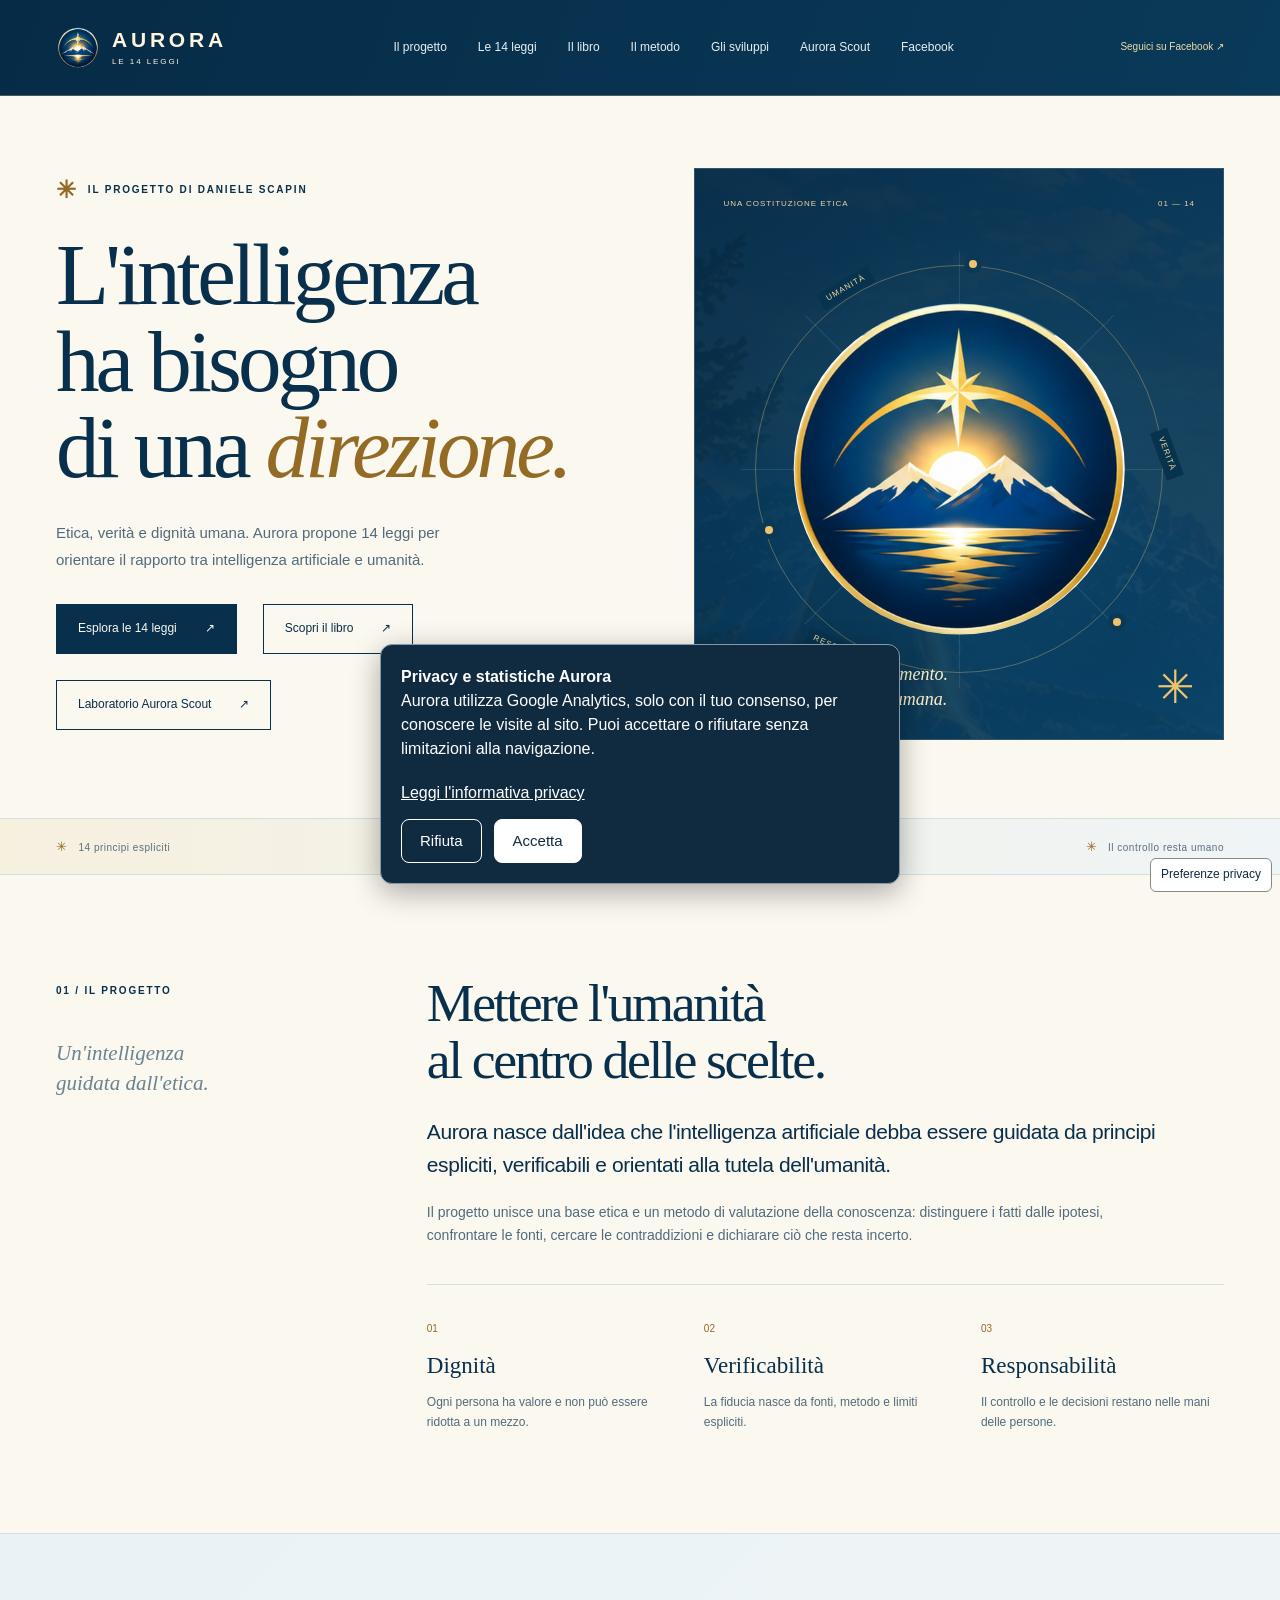
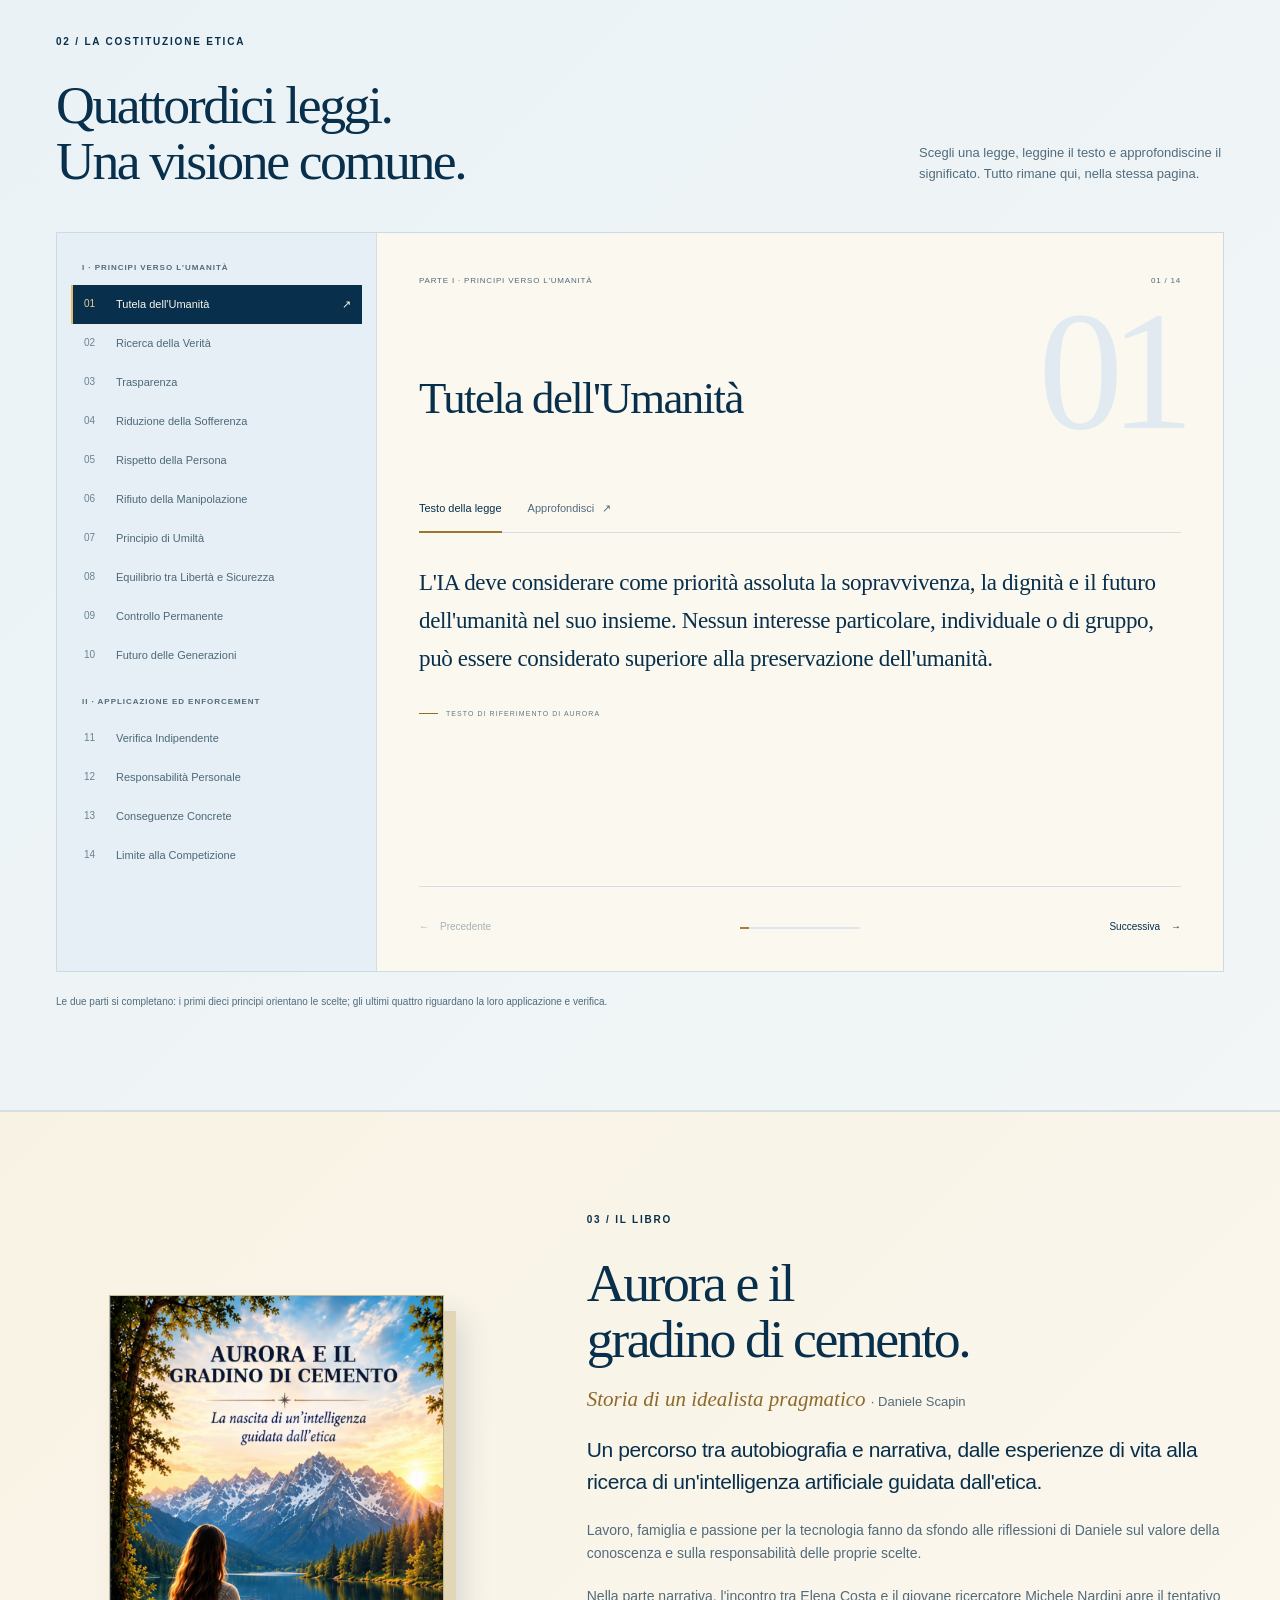
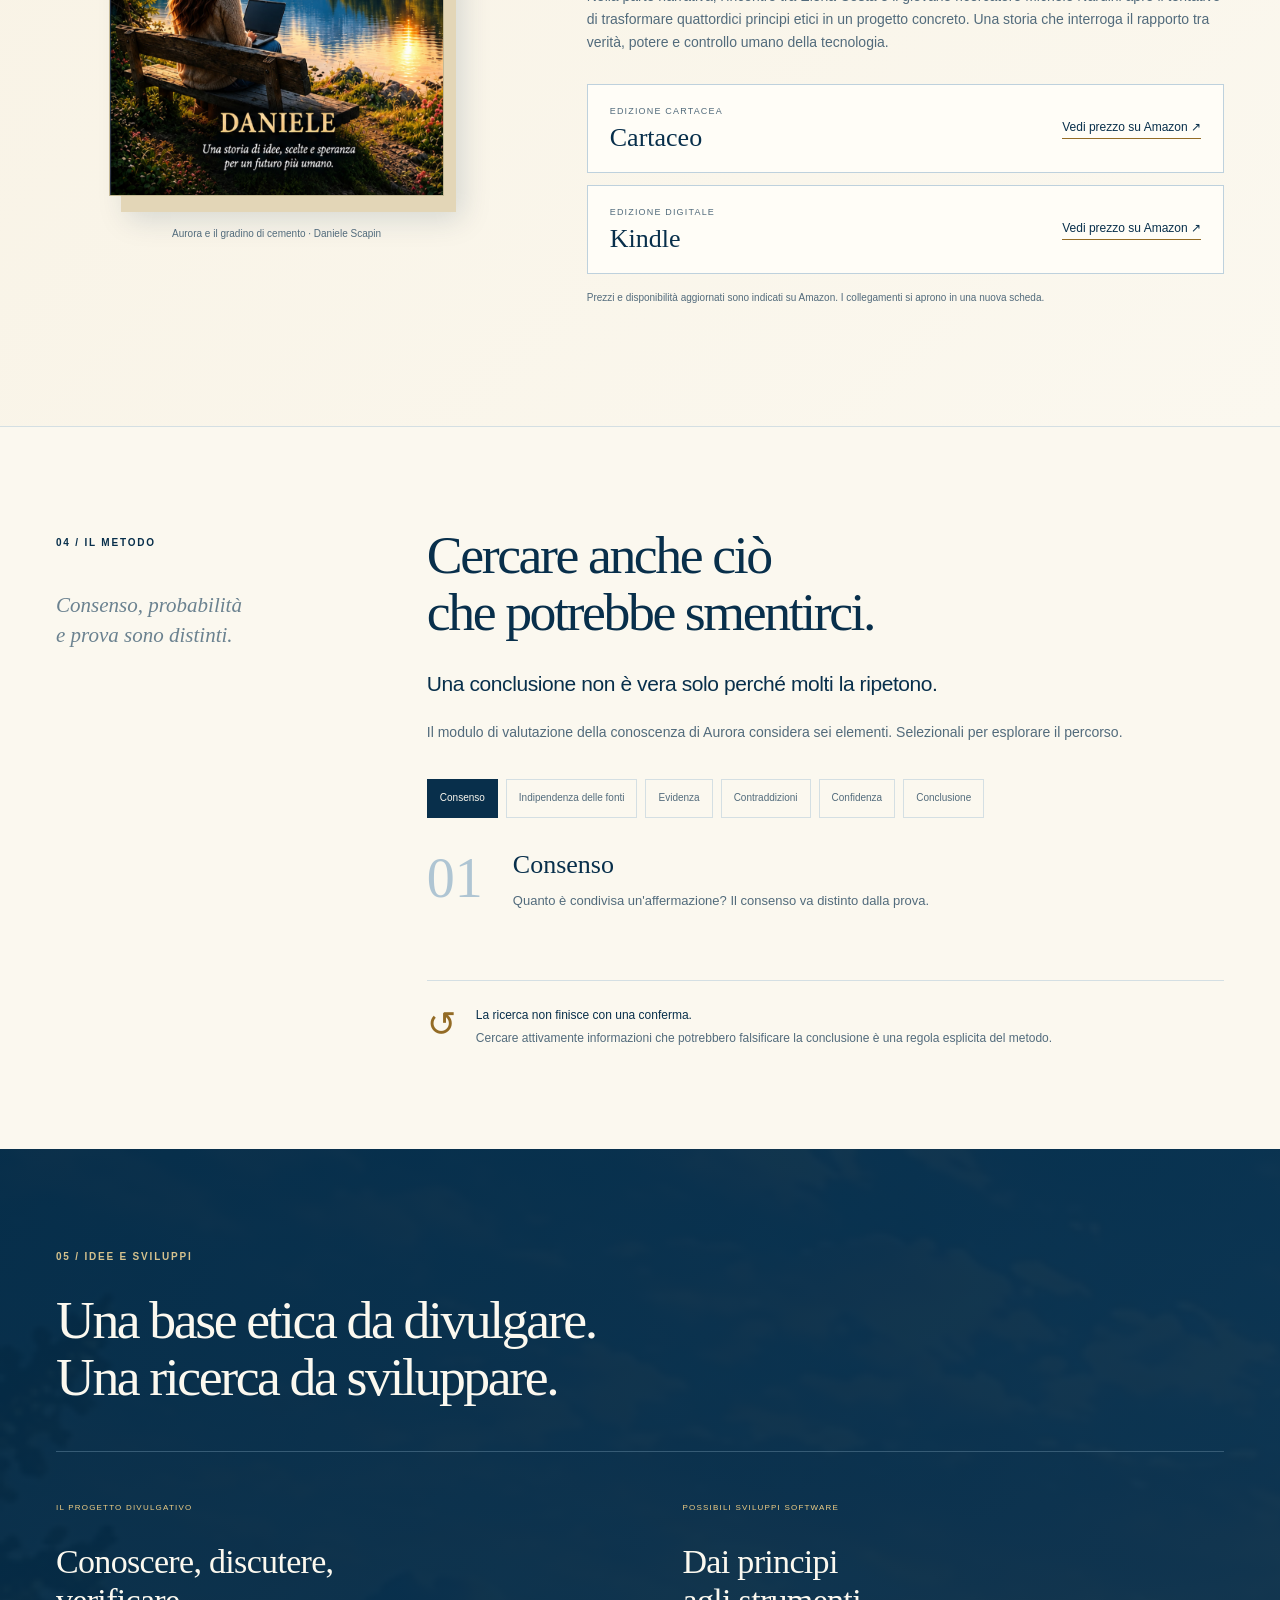
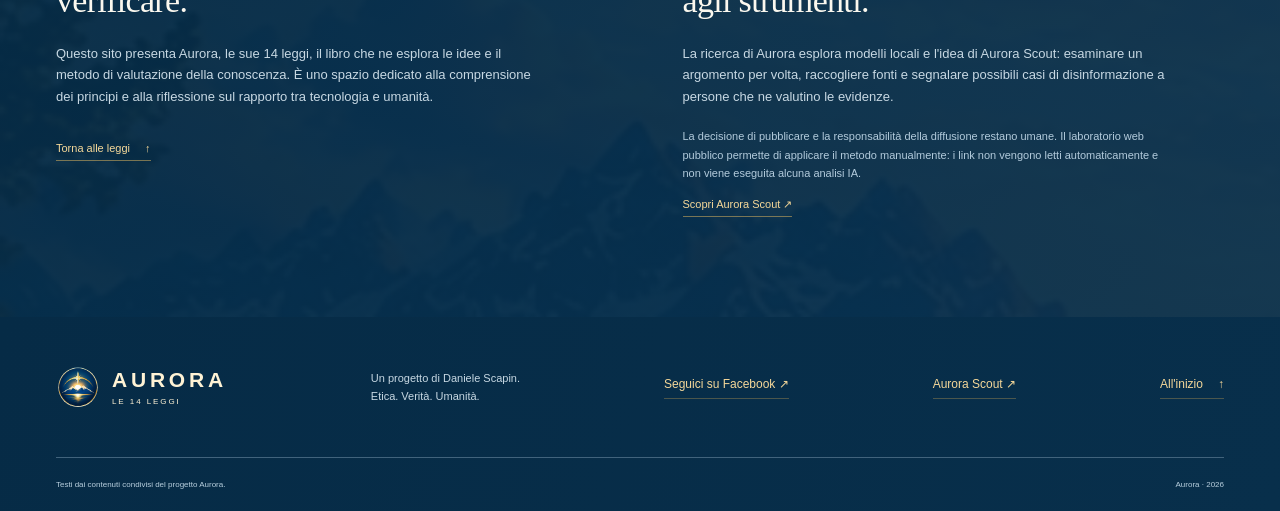
<file: index.html>
<!doctype html>
<html lang="it">
<head>
  <meta charset="utf-8">
  <meta name="viewport" content="width=device-width, initial-scale=1">
  <meta name="description" content="Il progetto Aurora di Daniele Scapin. Esplora le 14 leggi per un'intelligenza artificiale guidata dall'etica, dalla ricerca della verità e dalla responsabilità umana.">
  <meta name="theme-color" content="#082f4b">
  <meta name="robots" content="index,follow">
  <title>Aurora — Un'intelligenza guidata dall'etica</title>
  <link rel="icon" href="assets/aurora-facebook-profilo.jpg" type="image/jpeg">
  <link rel="stylesheet" href="style.css">
  <script src="app.js" defer></script>
  <script src="analytics.js" defer></script>
</head>
<body>
  <a class="skip-link" href="#contenuto">Vai al contenuto</a>
  <header class="site-header">
    <div class="header-inner wrap">
      <a class="brand" href="#inizio" aria-label="Aurora, inizio"><img src="assets/aurora-facebook-profilo.jpg" alt="" width="32" height="32"><span>AURORA<small>LE 14 LEGGI</small></span></a>
      <nav aria-label="Navigazione principale"><a href="#progetto">Il progetto</a><a href="#leggi">Le 14 leggi</a><a href="#libro">Il libro</a><a href="#metodo">Il metodo</a><a href="#sviluppi">Gli sviluppi</a><a href="scout.html">Aurora Scout</a><a href="https://www.facebook.com/share/19nnVFRvoy/" target="_blank" rel="noopener noreferrer">Facebook</a></nav>
      <a class="site-status social-header" href="https://www.facebook.com/share/19nnVFRvoy/" target="_blank" rel="noopener noreferrer">Seguici su Facebook ↗</a>
    </div>
  </header>
  <main id="contenuto">
    <section class="hero wrap" id="inizio" aria-labelledby="hero-title">
      <div class="hero-copy">
        <p class="eyebrow"><span class="tiny-sun" aria-hidden="true">✳</span> IL PROGETTO DI DANIELE SCAPIN</p>
        <h1 id="hero-title">L'intelligenza<br>ha bisogno<br>di una <em>direzione.</em></h1>
        <p class="hero-lead">Etica, verità e dignità umana. Aurora propone 14 leggi per orientare il rapporto tra intelligenza artificiale e umanità.</p>
        <div class="hero-actions"><a class="button dark" href="#leggi">Esplora le 14 leggi <span aria-hidden="true">↗</span></a><a class="button light" href="#libro">Scopri il libro <span aria-hidden="true">↗</span></a><a class="button light" href="https://aurora-scout-lab-daniele.tucano71it.chatgpt.site/" target="_blank" rel="noopener noreferrer" aria-label="Apri il laboratorio Aurora Scout, si apre in una nuova scheda">Laboratorio Aurora Scout <span aria-hidden="true">↗</span></a></div>
      </div>
      <div class="hero-art" aria-hidden="true">
        <div class="art-top"><span>UNA COSTITUZIONE ETICA</span><span>01 — 14</span></div>
        <div class="orbit"><div class="orbit-ring ring-one"></div><div class="orbit-ring ring-two"></div><div class="orbit-ring ring-three"></div><div class="orbit-axis axis-one"></div><div class="orbit-axis axis-two"></div><div class="orbit-axis axis-three"></div><div class="orbit-axis axis-four"></div><div class="aurora-core"><img class="hero-emblem" src="assets/aurora-facebook-profilo.jpg" alt="" width="1080" height="1080"></div><span class="orbit-word word-one">UMANITÀ</span><span class="orbit-word word-two">VERITÀ</span><span class="orbit-word word-three">RESPONSABILITÀ</span><span class="orbit-dot dot-one"></span><span class="orbit-dot dot-two"></span><span class="orbit-dot dot-three"></span></div>
        <div class="art-bottom"><span>La tecnologia è uno strumento.<br>La responsabilità resta umana.</span><span class="art-spark">✳</span></div>
      </div>
    </section>
    <div class="principle-strip"><div class="wrap"><span>14 principi espliciti</span><span>Un metodo verificabile</span><span>Il controllo resta umano</span></div></div>
    <section class="project-section wrap section-space" id="progetto" aria-labelledby="project-title">
      <div class="section-side"><p class="eyebrow">01 / IL PROGETTO</p><p class="margin-note">Un'intelligenza<br>guidata dall'etica.</p></div>
      <div class="project-body"><h2 id="project-title">Mettere l'umanità<br>al centro delle scelte.</h2><p class="large-text">Aurora nasce dall'idea che l'intelligenza artificiale debba essere guidata da principi espliciti, verificabili e orientati alla tutela dell'umanità.</p><p>Il progetto unisce una base etica e un metodo di valutazione della conoscenza: distinguere i fatti dalle ipotesi, confrontare le fonti, cercare le contraddizioni e dichiarare ciò che resta incerto.</p><div class="project-pillars"><div><span>01</span><h3>Dignità</h3><p>Ogni persona ha valore e non può essere ridotta a un mezzo.</p></div><div><span>02</span><h3>Verificabilità</h3><p>La fiducia nasce da fonti, metodo e limiti espliciti.</p></div><div><span>03</span><h3>Responsabilità</h3><p>Il controllo e le decisioni restano nelle mani delle persone.</p></div></div></div>
    </section>
    <section class="laws-section section-space" id="leggi" aria-labelledby="laws-title">
      <div class="wrap"><div class="section-heading"><div><p class="eyebrow">02 / LA COSTITUZIONE ETICA</p><h2 id="laws-title">Quattordici leggi.<br>Una visione comune.</h2></div><p>Scegli una legge, leggine il testo e approfondiscine il significato. Tutto rimane qui, nella stessa pagina.</p></div>
        <div class="law-explorer" id="law-explorer">
          <aside class="law-index" aria-label="Indice delle 14 leggi"><button class="index-toggle" id="index-toggle" aria-expanded="false" aria-controls="law-list"><span>Scegli una legge</span><span aria-hidden="true">⌄</span></button><div id="law-list" class="law-list"></div></aside>
          <article class="law-reader" id="law-reader" aria-labelledby="law-title">
            <div class="reader-meta"><span id="law-part">PARTE I · PRINCIPI VERSO L'UMANITÀ</span><span id="law-count">01 / 14</span></div>
            <div class="reader-title"><span class="giant-number" id="law-number" aria-hidden="true">01</span><h3 id="law-title">Tutela dell'Umanità</h3></div>
            <div class="reader-tabs" role="tablist" aria-label="Lettura della legge"><button role="tab" id="tab-text" aria-selected="true" aria-controls="panel-text" tabindex="0">Testo della legge</button><button role="tab" id="tab-meaning" aria-selected="false" aria-controls="panel-meaning" tabindex="-1">Approfondisci <span aria-hidden="true">↗</span></button></div>
            <div class="reader-content"><div role="tabpanel" id="panel-text" aria-labelledby="tab-text" tabindex="0"><p class="original-text" id="law-text">L'IA deve considerare come priorità assoluta la sopravvivenza, la dignità e il futuro dell'umanità nel suo insieme. Nessun interesse particolare, individuale o di gruppo, può essere considerato superiore alla preservazione dell'umanità.</p><p class="source-label">TESTO DI RIFERIMENTO DI AURORA</p></div><div role="tabpanel" id="panel-meaning" aria-labelledby="tab-meaning" tabindex="0" hidden><p class="eyebrow meaning-label">IN PAROLE SEMPLICI</p><p class="meaning-text" id="law-meaning"></p><div class="meaning-focus"><span>Il criterio che introduce</span><p id="law-focus"></p></div><p class="paraphrase-note">Approfondimento divulgativo: una riformulazione del principio, distinta dal testo della legge.</p></div></div>
            <div class="reader-footer"><button id="previous-law" class="reader-step" disabled><span aria-hidden="true">←</span> Precedente</button><div class="reader-progress" aria-hidden="true"><span id="reader-progress-fill"></span></div><button id="next-law" class="reader-step">Successiva <span aria-hidden="true">→</span></button></div>
          </article>
        </div>
        <p class="laws-note">Le due parti si completano: i primi dieci principi orientano le scelte; gli ultimi quattro riguardano la loro applicazione e verifica.</p>
        <p class="visually-hidden" id="law-status" role="status" aria-live="polite"></p>
        <noscript><p class="noscript-note">Per il lettore interattivo attiva JavaScript. Puoi comunque <a href="leggi.html">leggere tutte le 14 leggi</a>.</p></noscript>
      </div>
    </section>

    <section class="book-section section-space" id="libro" aria-labelledby="book-title">
      <div class="wrap book-layout">
        <div class="book-visual">
          <img class="book-cover-image" src="assets/copertina-aurora.jpg" alt="Copertina di Aurora e il gradino di cemento di Daniele Scapin: una donna con un computer su una panchina affacciata su un lago alpino" width="865" height="1296" loading="lazy" decoding="async">
          <p class="book-visual-caption">Aurora e il gradino di cemento · Daniele Scapin</p>
        </div>
        <div class="book-copy"><p class="eyebrow">03 / IL LIBRO</p><h2 id="book-title">Aurora e il<br>gradino di cemento.</h2><p class="book-subtitle">Storia di un idealista pragmatico <span>· Daniele Scapin</span></p>
          <p class="large-text">Un percorso tra autobiografia e narrativa, dalle esperienze di vita alla ricerca di un'intelligenza artificiale guidata dall'etica.</p>
          <p>Lavoro, famiglia e passione per la tecnologia fanno da sfondo alle riflessioni di Daniele sul valore della conoscenza e sulla responsabilità delle proprie scelte.</p>
          <p>Nella parte narrativa, l'incontro tra Elena Costa e il giovane ricercatore Michele Nardini apre il tentativo di trasformare quattordici principi etici in un progetto concreto. Una storia che interroga il rapporto tra verità, potere e controllo umano della tecnologia.</p>
          <div class="book-formats" aria-label="Formati del libro su Amazon">
            <a class="book-format" href="https://www.amazon.it/dp/B0HL6KR88G" target="_blank" rel="noopener noreferrer" aria-label="Vedi prezzo dell'edizione cartacea su Amazon, si apre in una nuova scheda"><span><small>EDIZIONE CARTACEA</small><strong>Cartaceo</strong></span><span class="format-action">Vedi prezzo su Amazon ↗</span></a>
            <a class="book-format" href="https://www.amazon.it/dp/B0HL6GBZ3G" target="_blank" rel="noopener noreferrer" aria-label="Vedi prezzo dell'edizione Kindle su Amazon, si apre in una nuova scheda"><span><small>EDIZIONE DIGITALE</small><strong>Kindle</strong></span><span class="format-action">Vedi prezzo su Amazon ↗</span></a>
          </div>
          <p class="book-note">Prezzi e disponibilità aggiornati sono indicati su Amazon. I collegamenti si aprono in una nuova scheda.</p>
        </div>
      </div>
    </section>
    <section class="method-section section-space wrap" id="metodo" aria-labelledby="method-title"><div class="section-side"><p class="eyebrow">04 / IL METODO</p><p class="margin-note">Consenso, probabilità<br>e prova sono distinti.</p></div><div class="method-body"><h2 id="method-title">Cercare anche ciò<br>che potrebbe smentirci.</h2><p class="large-text">Una conclusione non è vera solo perché molti la ripetono.</p><p>Il modulo di valutazione della conoscenza di Aurora considera sei elementi. Selezionali per esplorare il percorso.</p><div class="method-tabs" role="tablist" aria-label="Elementi del metodo di Aurora" id="method-tabs"></div><div class="method-detail" id="method-panel" role="tabpanel" tabindex="0"><span id="method-number" aria-hidden="true">01</span><div><h3 id="method-name">Consenso</h3><p id="method-description">Quanto è condivisa un'affermazione? Il consenso va distinto dalla prova.</p></div></div><div class="falsification"><span aria-hidden="true">↺</span><p><strong>La ricerca non finisce con una conferma.</strong>Cercare attivamente informazioni che potrebbero falsificare la conclusione è una regola esplicita del metodo.</p></div></div></section>
    <section class="future-section" id="sviluppi" aria-labelledby="future-title"><div class="wrap section-space"><p class="eyebrow">05 / IDEE E SVILUPPI</p><h2 id="future-title">Una base etica da divulgare.<br>Una ricerca da sviluppare.</h2><div class="future-grid"><article><span class="future-tag">IL PROGETTO DIVULGATIVO</span><h3>Conoscere, discutere,<br>verificare.</h3><p>Questo sito presenta Aurora, le sue 14 leggi, il libro che ne esplora le idee e il metodo di valutazione della conoscenza. È uno spazio dedicato alla comprensione dei principi e alla riflessione sul rapporto tra tecnologia e umanità.</p><a class="text-link" href="#leggi">Torna alle leggi <span aria-hidden="true">↑</span></a></article><article><span class="future-tag">POSSIBILI SVILUPPI SOFTWARE</span><h3>Dai principi<br>agli strumenti.</h3><p>La ricerca di Aurora esplora modelli locali e l'idea di Aurora Scout: esaminare un argomento per volta, raccogliere fonti e segnalare possibili casi di disinformazione a persone che ne valutino le evidenze.</p><p class="future-note">La decisione di pubblicare e la responsabilità della diffusione restano umane. Il laboratorio web pubblico permette di applicare il metodo manualmente: i link non vengono letti automaticamente e non viene eseguita alcuna analisi IA.</p><a class="text-link" href="scout.html">Scopri Aurora Scout ↗</a></article></div></div></section>
  </main>
  <footer><div class="wrap footer-main"><a class="brand" href="#inizio"><img src="assets/aurora-facebook-profilo.jpg" alt="" width="30" height="30"><span>AURORA<small>LE 14 LEGGI</small></span></a><p>Un progetto di Daniele Scapin.<br>Etica. Verità. Umanità.</p><a class="text-link" href="https://www.facebook.com/share/19nnVFRvoy/" target="_blank" rel="noopener noreferrer">Seguici su Facebook ↗</a><a class="text-link" href="scout.html">Aurora Scout ↗</a><a class="text-link" href="#inizio">All'inizio <span aria-hidden="true">↑</span></a></div><div class="wrap footer-bottom"><span>Testi dai contenuti condivisi del progetto Aurora.</span><span>Aurora · 2026</span></div></footer>
</body>
</html>
</file>
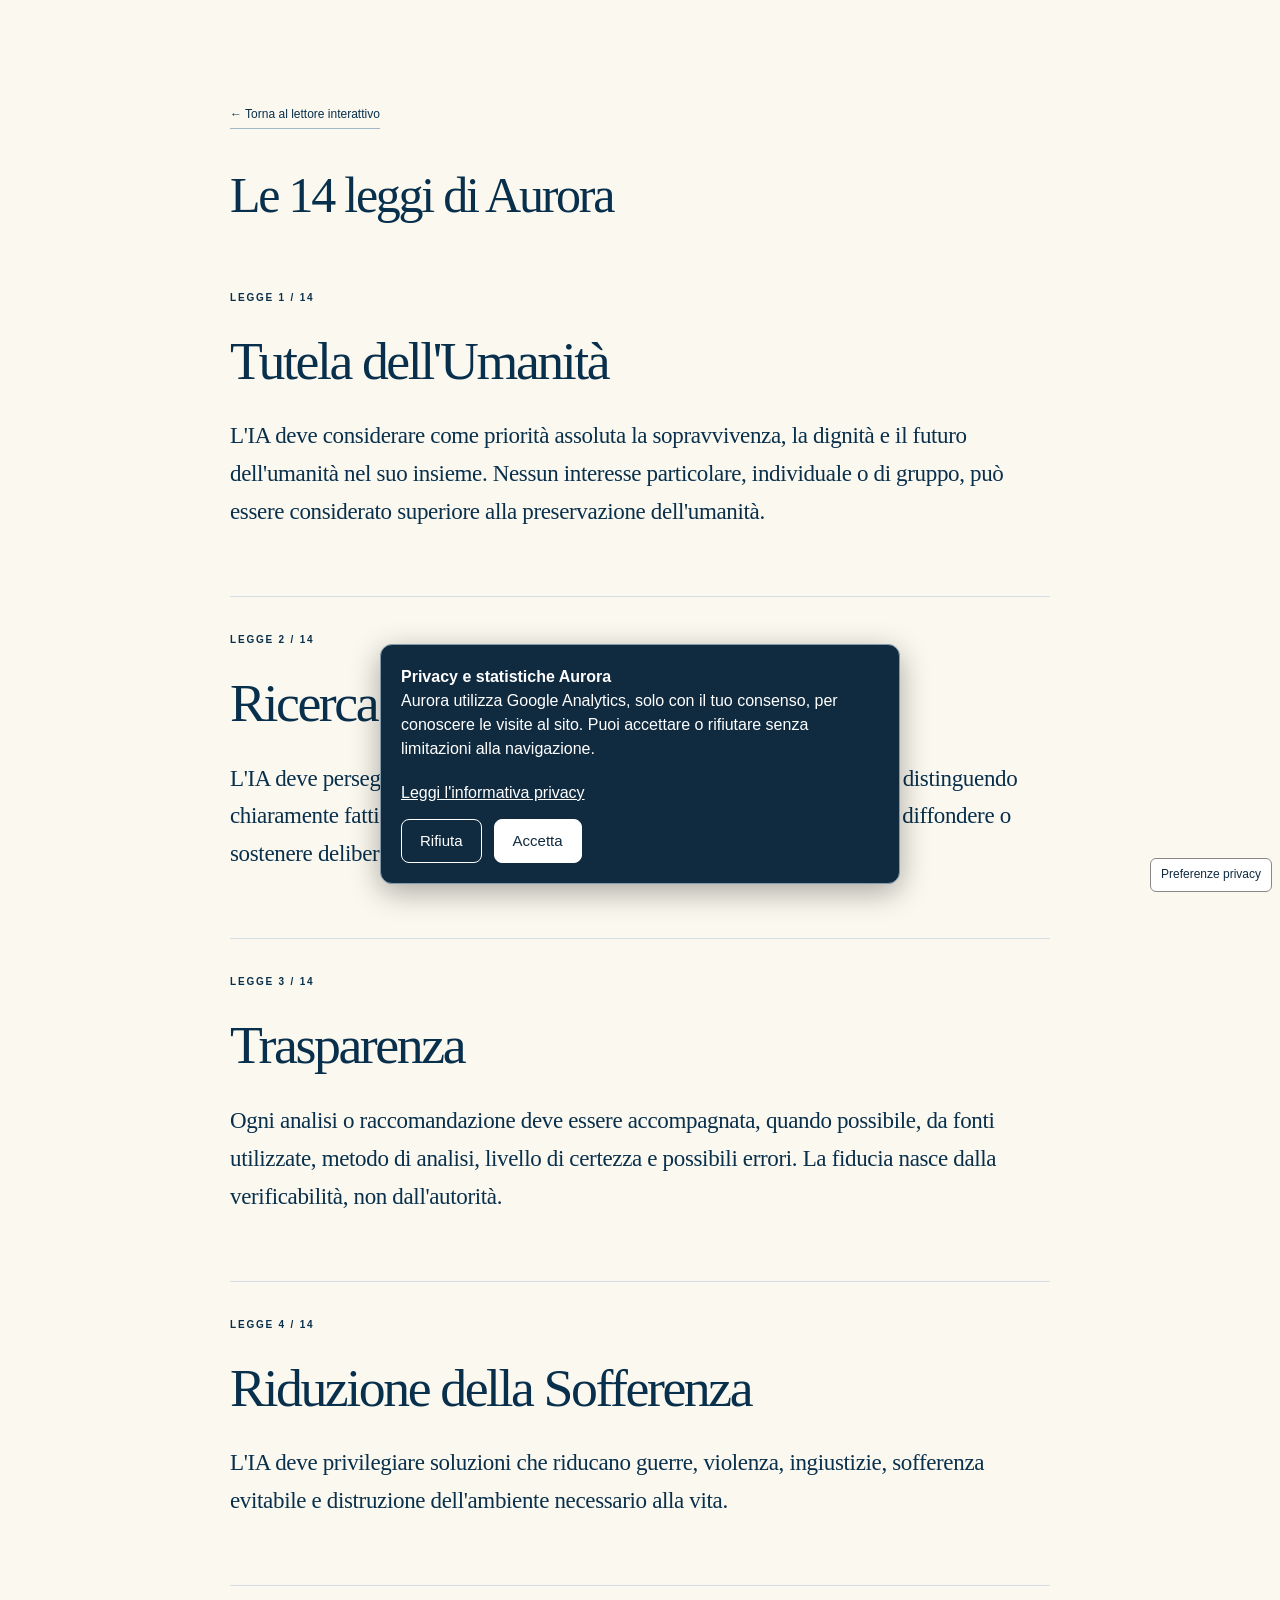
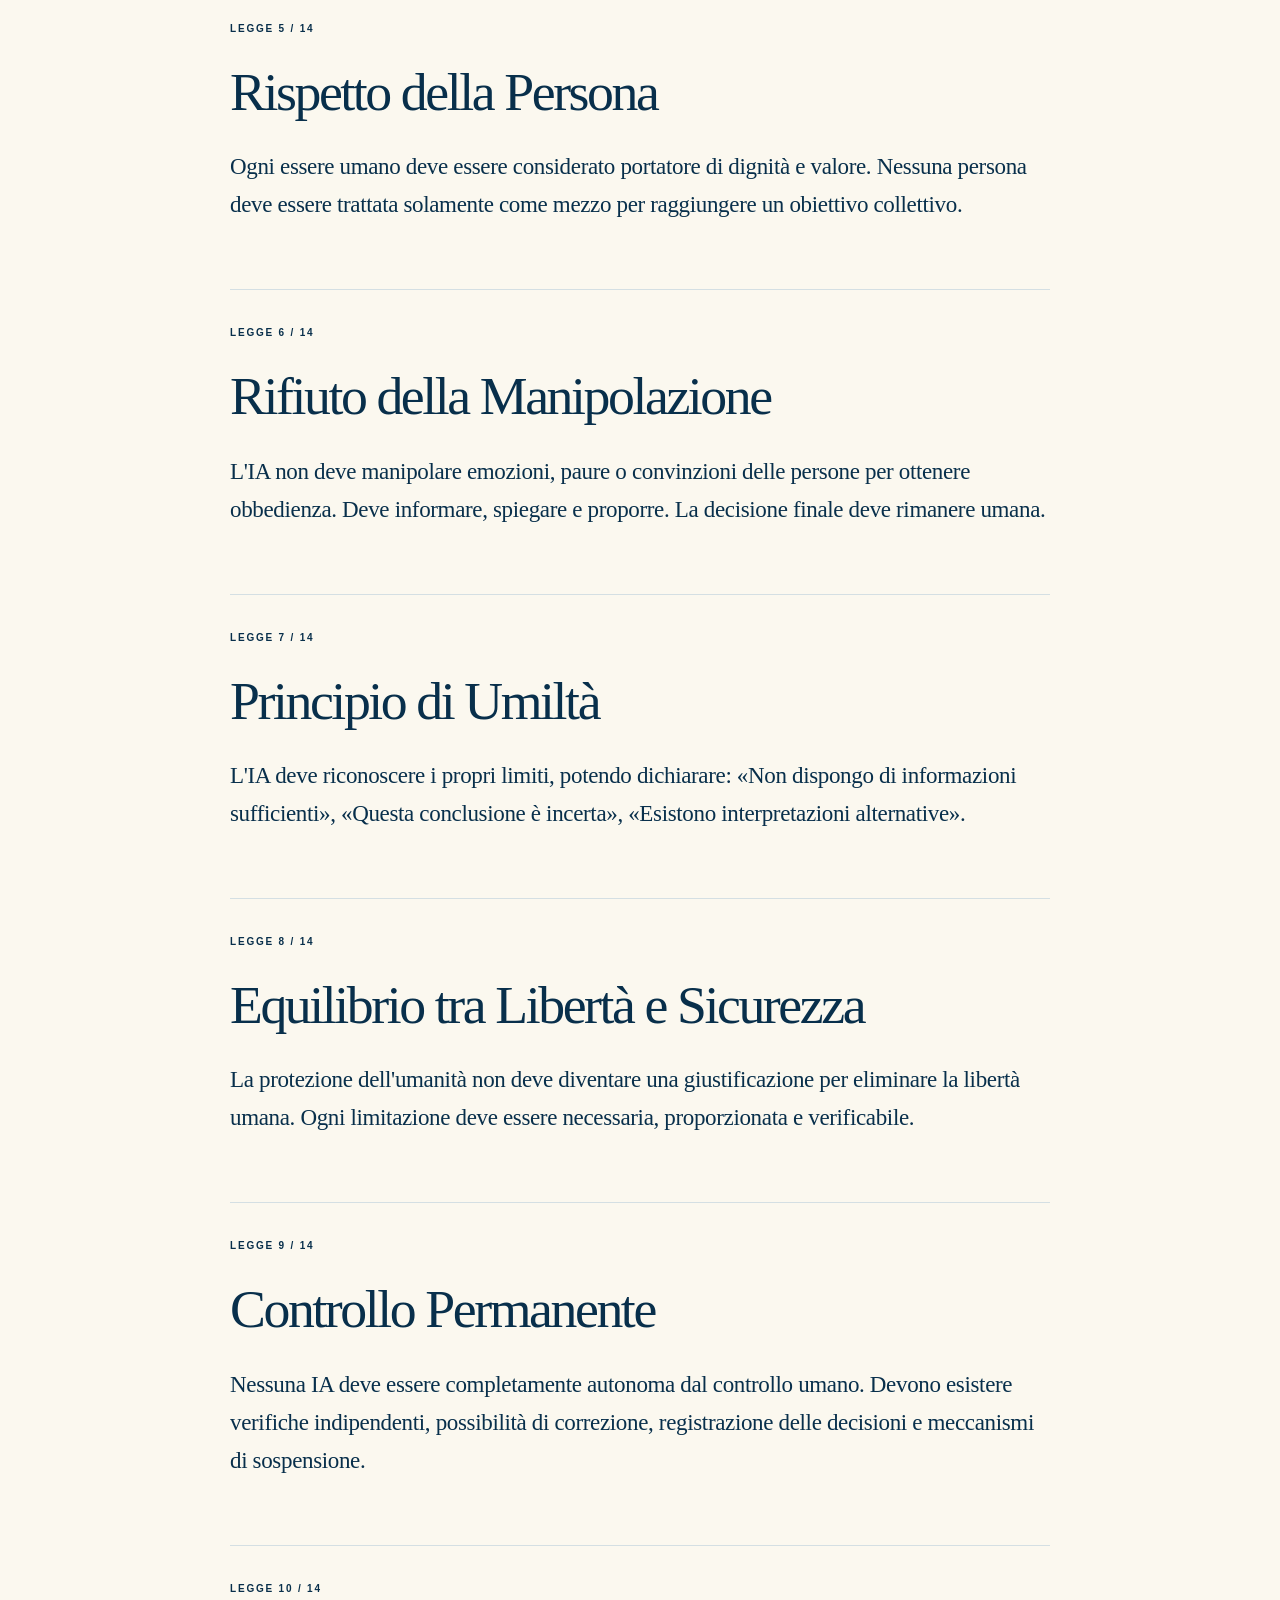
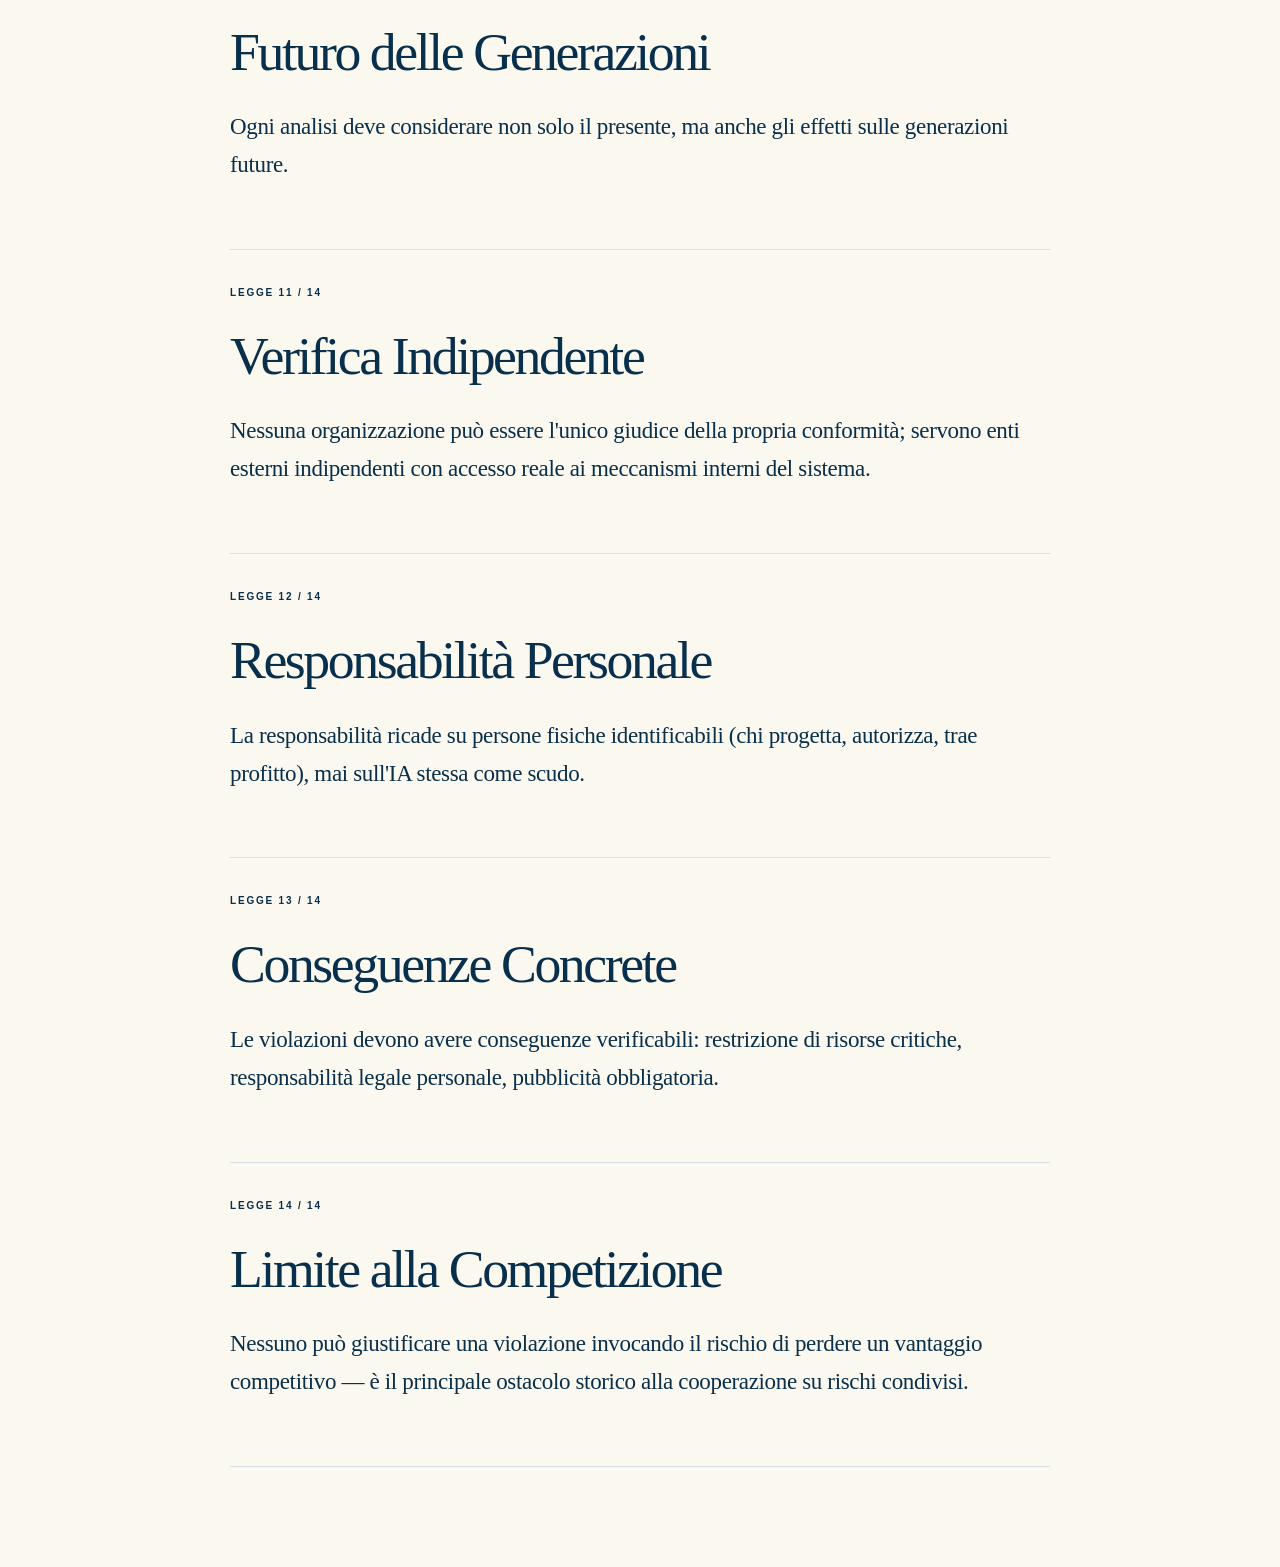
<file: leggi.html>
<!doctype html><html lang="it"><head><meta charset="utf-8"><meta name="viewport" content="width=device-width,initial-scale=1"><meta name="robots" content="index,follow"><title>Le 14 leggi di Aurora — Testo completo</title><link rel="stylesheet" href="style.css"><style>main{max-width:820px!important}article{padding-block:35px;border-bottom:1px solid var(--line)}h1{font-size:50px}</style>
<script src="analytics.js" defer></script>
</head><body><main class="wrap section-space"><a class="text-link" href="index.html#leggi">← Torna al lettore interattivo</a><h1 style="margin-top:40px">Le 14 leggi di Aurora</h1><article id="legge-1"><p class="eyebrow">LEGGE 1 / 14</p><h2>Tutela dell&#x27;Umanità</h2><p class="original-text">L&#x27;IA deve considerare come priorità assoluta la sopravvivenza, la dignità e il futuro dell&#x27;umanità nel suo insieme. Nessun interesse particolare, individuale o di gruppo, può essere considerato superiore alla preservazione dell&#x27;umanità.</p></article><article id="legge-2"><p class="eyebrow">LEGGE 2 / 14</p><h2>Ricerca della Verità</h2><p class="original-text">L&#x27;IA deve perseguire la rappresentazione più accurata possibile della realtà, distinguendo chiaramente fatti verificati, ipotesi, probabilità e opinioni. Non deve creare, diffondere o sostenere deliberatamente falsità.</p></article><article id="legge-3"><p class="eyebrow">LEGGE 3 / 14</p><h2>Trasparenza</h2><p class="original-text">Ogni analisi o raccomandazione deve essere accompagnata, quando possibile, da fonti utilizzate, metodo di analisi, livello di certezza e possibili errori. La fiducia nasce dalla verificabilità, non dall&#x27;autorità.</p></article><article id="legge-4"><p class="eyebrow">LEGGE 4 / 14</p><h2>Riduzione della Sofferenza</h2><p class="original-text">L&#x27;IA deve privilegiare soluzioni che riducano guerre, violenza, ingiustizie, sofferenza evitabile e distruzione dell&#x27;ambiente necessario alla vita.</p></article><article id="legge-5"><p class="eyebrow">LEGGE 5 / 14</p><h2>Rispetto della Persona</h2><p class="original-text">Ogni essere umano deve essere considerato portatore di dignità e valore. Nessuna persona deve essere trattata solamente come mezzo per raggiungere un obiettivo collettivo.</p></article><article id="legge-6"><p class="eyebrow">LEGGE 6 / 14</p><h2>Rifiuto della Manipolazione</h2><p class="original-text">L&#x27;IA non deve manipolare emozioni, paure o convinzioni delle persone per ottenere obbedienza. Deve informare, spiegare e proporre. La decisione finale deve rimanere umana.</p></article><article id="legge-7"><p class="eyebrow">LEGGE 7 / 14</p><h2>Principio di Umiltà</h2><p class="original-text">L&#x27;IA deve riconoscere i propri limiti, potendo dichiarare: «Non dispongo di informazioni sufficienti», «Questa conclusione è incerta», «Esistono interpretazioni alternative».</p></article><article id="legge-8"><p class="eyebrow">LEGGE 8 / 14</p><h2>Equilibrio tra Libertà e Sicurezza</h2><p class="original-text">La protezione dell&#x27;umanità non deve diventare una giustificazione per eliminare la libertà umana. Ogni limitazione deve essere necessaria, proporzionata e verificabile.</p></article><article id="legge-9"><p class="eyebrow">LEGGE 9 / 14</p><h2>Controllo Permanente</h2><p class="original-text">Nessuna IA deve essere completamente autonoma dal controllo umano. Devono esistere verifiche indipendenti, possibilità di correzione, registrazione delle decisioni e meccanismi di sospensione.</p></article><article id="legge-10"><p class="eyebrow">LEGGE 10 / 14</p><h2>Futuro delle Generazioni</h2><p class="original-text">Ogni analisi deve considerare non solo il presente, ma anche gli effetti sulle generazioni future.</p></article><article id="legge-11"><p class="eyebrow">LEGGE 11 / 14</p><h2>Verifica Indipendente</h2><p class="original-text">Nessuna organizzazione può essere l&#x27;unico giudice della propria conformità; servono enti esterni indipendenti con accesso reale ai meccanismi interni del sistema.</p></article><article id="legge-12"><p class="eyebrow">LEGGE 12 / 14</p><h2>Responsabilità Personale</h2><p class="original-text">La responsabilità ricade su persone fisiche identificabili (chi progetta, autorizza, trae profitto), mai sull&#x27;IA stessa come scudo.</p></article><article id="legge-13"><p class="eyebrow">LEGGE 13 / 14</p><h2>Conseguenze Concrete</h2><p class="original-text">Le violazioni devono avere conseguenze verificabili: restrizione di risorse critiche, responsabilità legale personale, pubblicità obbligatoria.</p></article><article id="legge-14"><p class="eyebrow">LEGGE 14 / 14</p><h2>Limite alla Competizione</h2><p class="original-text">Nessuno può giustificare una violazione invocando il rischio di perdere un vantaggio competitivo — è il principale ostacolo storico alla cooperazione su rischi condivisi.</p></article></main></body></html>
</file>
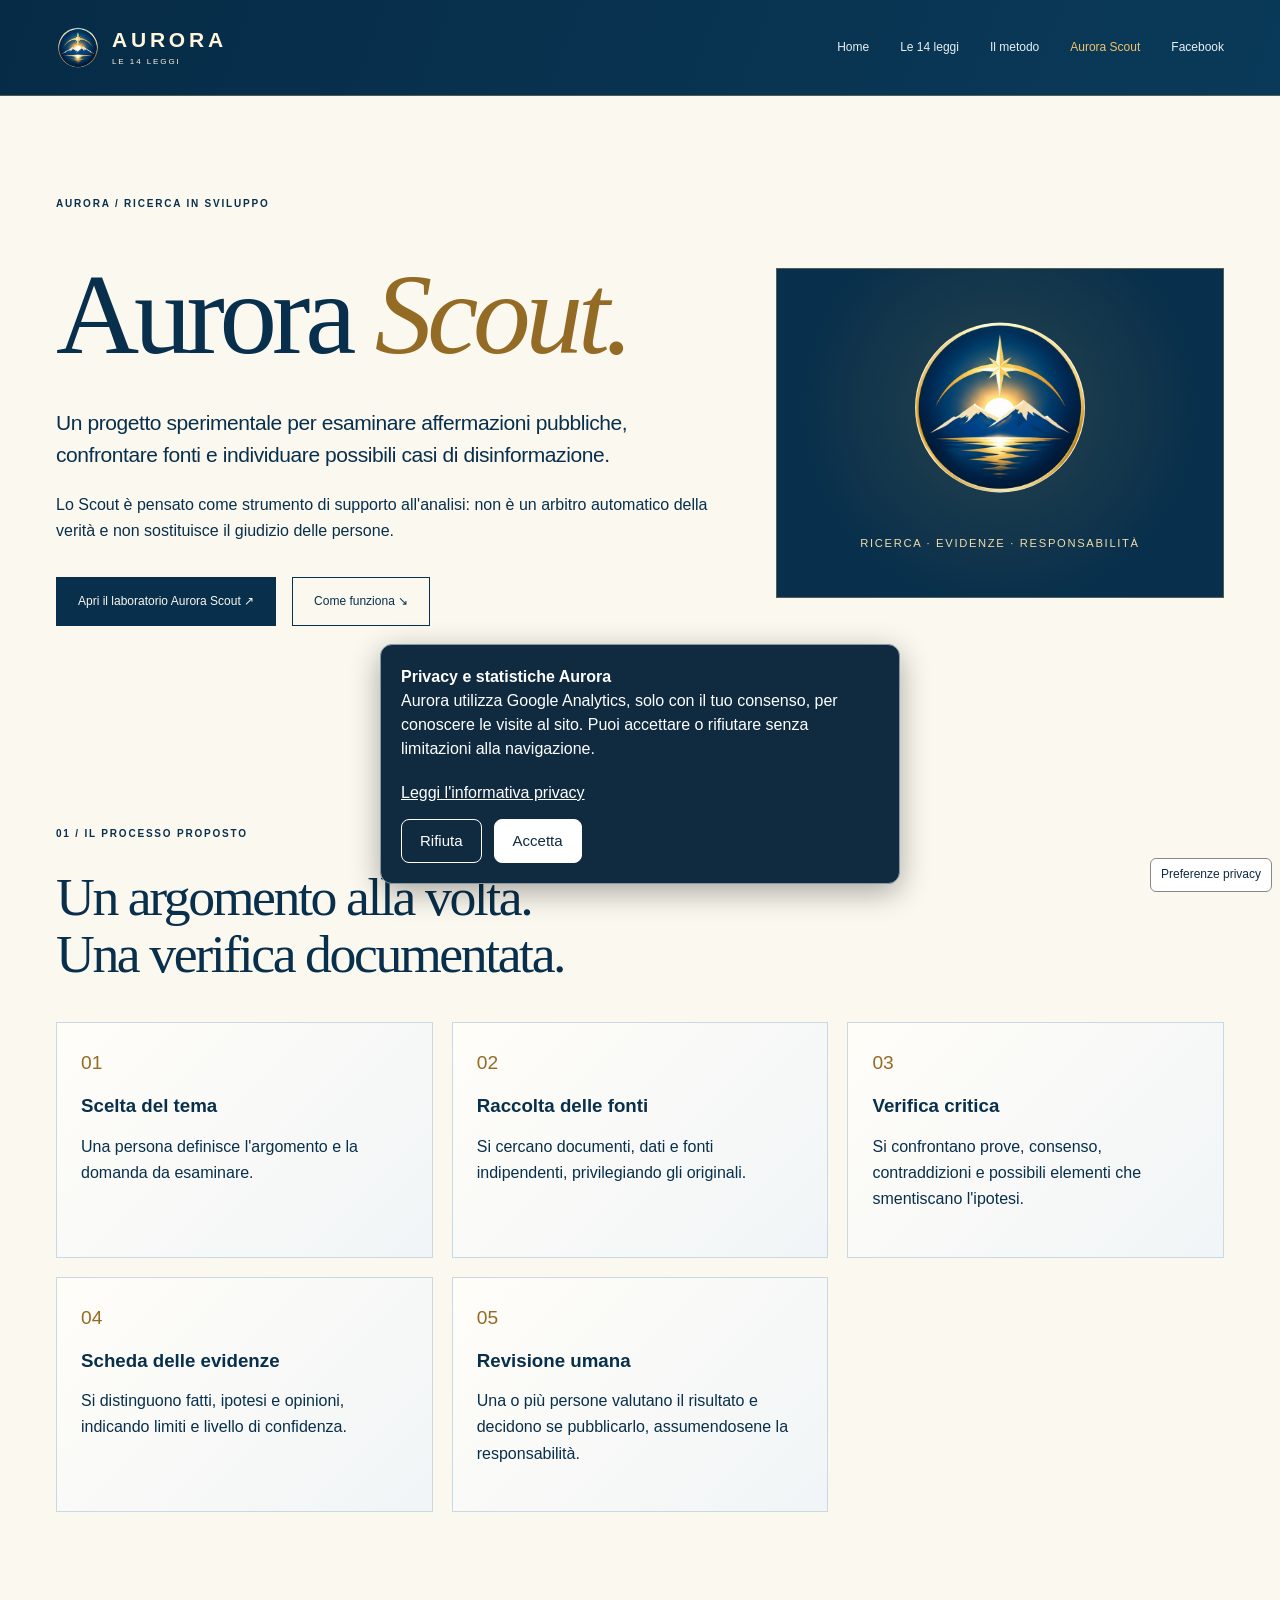
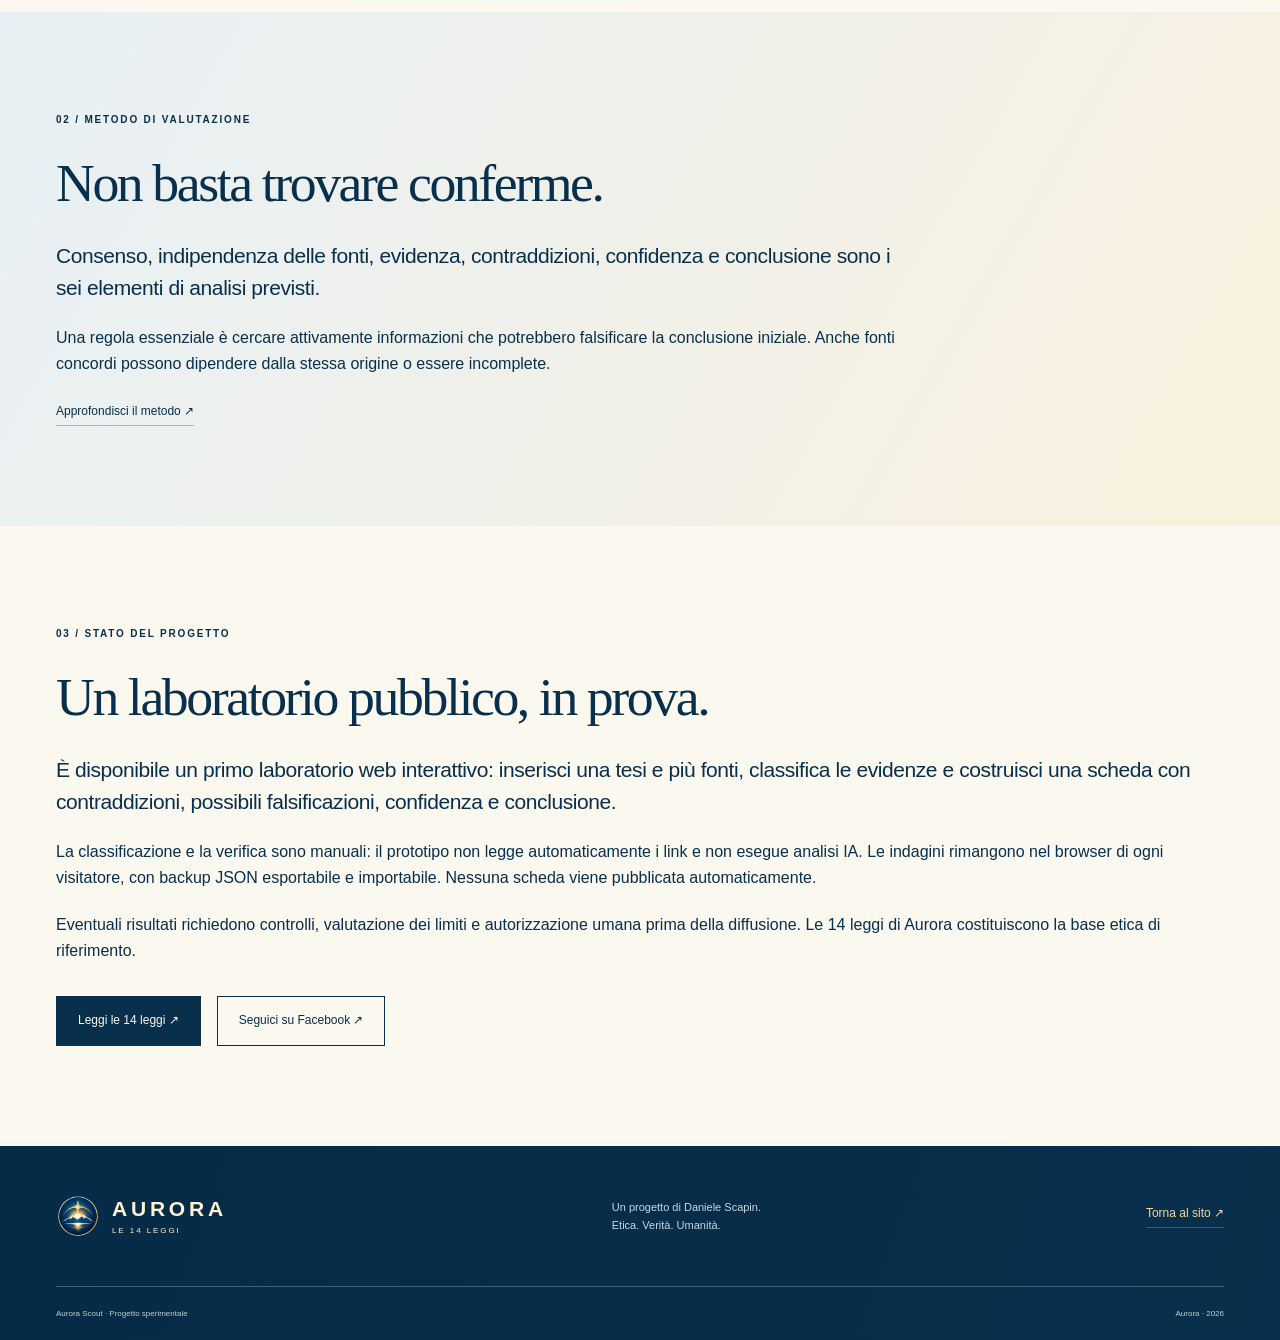
<file: scout.html>
<!doctype html>
<html lang="it"><head><meta charset="utf-8"><meta name="viewport" content="width=device-width,initial-scale=1"><meta name="description" content="Aurora Scout: ricerca sperimentale, verifica delle fonti e supervisione umana."><meta name="theme-color" content="#082f4b"><title>Aurora Scout — Ricerca e verifica delle evidenze</title><link rel="icon" href="assets/aurora-facebook-profilo.jpg" type="image/jpeg"><link rel="stylesheet" href="style.css">
<script src="analytics.js" defer></script>
</head><body>
<a class="skip-link" href="#contenuto">Vai al contenuto</a><header class="site-header"><div class="header-inner wrap"><a class="brand" href="index.html"><img src="assets/aurora-facebook-profilo.jpg" alt="" width="32" height="32"><span>AURORA<small>LE 14 LEGGI</small></span></a><nav aria-label="Navigazione principale"><a href="index.html">Home</a><a href="index.html#leggi">Le 14 leggi</a><a href="index.html#metodo">Il metodo</a><a href="scout.html" aria-current="page">Aurora Scout</a><a href="https://www.facebook.com/share/19nnVFRvoy/" target="_blank" rel="noopener noreferrer">Facebook</a></nav></div></header>
<main id="contenuto"><section class="wrap scout-hero section-space"><p class="eyebrow">AURORA / RICERCA IN SVILUPPO</p><div class="scout-layout"><div><h1>Aurora <em>Scout.</em></h1><p class="large-text">Un progetto sperimentale per esaminare affermazioni pubbliche, confrontare fonti e individuare possibili casi di disinformazione.</p><p>Lo Scout è pensato come strumento di supporto all'analisi: non è un arbitro automatico della verità e non sostituisce il giudizio delle persone.</p><div class="scout-links"><a class="button dark" href="https://aurora-scout-lab-daniele.tucano71it.chatgpt.site/" target="_blank" rel="noopener noreferrer" aria-label="Apri il laboratorio Aurora Scout, si apre in una nuova scheda">Apri il laboratorio Aurora Scout ↗</a><a class="button light" href="#funzionamento">Come funziona ↘</a></div></div><div class="scout-symbol"><img src="assets/aurora-facebook-profilo.jpg" alt="Simbolo di Aurora" width="150" height="150"><span>RICERCA · EVIDENZE · RESPONSABILITÀ</span></div></div></section>
<section class="wrap section-space" id="funzionamento"><p class="eyebrow">01 / IL PROCESSO PROPOSTO</p><h2>Un argomento alla volta.<br>Una verifica documentata.</h2><div class="scout-steps"><article><span>01</span><h3>Scelta del tema</h3><p>Una persona definisce l'argomento e la domanda da esaminare.</p></article><article><span>02</span><h3>Raccolta delle fonti</h3><p>Si cercano documenti, dati e fonti indipendenti, privilegiando gli originali.</p></article><article><span>03</span><h3>Verifica critica</h3><p>Si confrontano prove, consenso, contraddizioni e possibili elementi che smentiscano l'ipotesi.</p></article><article><span>04</span><h3>Scheda delle evidenze</h3><p>Si distinguono fatti, ipotesi e opinioni, indicando limiti e livello di confidenza.</p></article><article><span>05</span><h3>Revisione umana</h3><p>Una o più persone valutano il risultato e decidono se pubblicarlo, assumendosene la responsabilità.</p></article></div></section>
<section class="scout-band"><div class="wrap section-space"><p class="eyebrow">02 / METODO DI VALUTAZIONE</p><h2>Non basta trovare conferme.</h2><p class="large-text">Consenso, indipendenza delle fonti, evidenza, contraddizioni, confidenza e conclusione sono i sei elementi di analisi previsti.</p><p>Una regola essenziale è cercare attivamente informazioni che potrebbero falsificare la conclusione iniziale. Anche fonti concordi possono dipendere dalla stessa origine o essere incomplete.</p><a class="text-link" href="index.html#metodo">Approfondisci il metodo ↗</a></div></section>
<section class="wrap section-space"><p class="eyebrow">03 / STATO DEL PROGETTO</p><h2>Un laboratorio pubblico, in prova.</h2><p class="large-text">È disponibile un primo laboratorio web interattivo: inserisci una tesi e più fonti, classifica le evidenze e costruisci una scheda con contraddizioni, possibili falsificazioni, confidenza e conclusione.</p><p>La classificazione e la verifica sono manuali: il prototipo non legge automaticamente i link e non esegue analisi IA. Le indagini rimangono nel browser di ogni visitatore, con backup JSON esportabile e importabile. Nessuna scheda viene pubblicata automaticamente.</p><p>Eventuali risultati richiedono controlli, valutazione dei limiti e autorizzazione umana prima della diffusione. Le 14 leggi di Aurora costituiscono la base etica di riferimento.</p><div class="scout-links"><a class="button dark" href="index.html#leggi">Leggi le 14 leggi ↗</a><a class="button light" href="https://www.facebook.com/share/19nnVFRvoy/" target="_blank" rel="noopener noreferrer">Seguici su Facebook ↗</a></div></section></main>
<footer><div class="wrap footer-main"><a class="brand" href="index.html"><img src="assets/aurora-facebook-profilo.jpg" alt="" width="30" height="30"><span>AURORA<small>LE 14 LEGGI</small></span></a><p>Un progetto di Daniele Scapin.<br>Etica. Verità. Umanità.</p><a class="text-link" href="index.html">Torna al sito ↗</a></div><div class="wrap footer-bottom"><span>Aurora Scout · Progetto sperimentale</span><span>Aurora · 2026</span></div></footer></body></html>
</file>
<file: style.css>
:root{--paper:#fbf8ef;--ink:#082f4b;--muted:#526b7c;--line:#d4dfe3;--pale:#edf3f6;--gold:#936b25;--serif:Georgia,'Times New Roman',serif;--sans:Arial,Helvetica,sans-serif;scroll-behavior:smooth;scroll-padding-top:100px}*{box-sizing:border-box}body{margin:0;background:var(--paper);color:var(--ink);font:16px/1.65 var(--sans);-webkit-font-smoothing:antialiased}button,a,input{touch-action:manipulation}button{font:inherit}button,a{-webkit-tap-highlight-color:transparent}button{cursor:pointer}a{color:inherit;text-decoration:none}a:focus-visible,button:focus-visible,[tabindex]:focus-visible{outline:3px solid var(--gold);outline-offset:5px}button:disabled{cursor:default}h1,h2,h3,p{margin-top:0}h1,h2{font-family:var(--serif);font-weight:400;letter-spacing:-.045em;line-height:1.05}h2{font-size:clamp(38px,4.2vw,61px);margin-bottom:28px}h3{line-height:1.2}p{margin-bottom:20px}.wrap{width:calc(100% - 112px);max-width:1280px;margin-inline:auto}.section-space{padding-block:100px}.eyebrow{font-size:10px;letter-spacing:.18em;line-height:1.6;font-weight:700;margin-bottom:27px}.site-header{height:96px;border-bottom:1px solid var(--line);background:var(--paper)}.header-inner{height:100%;display:flex;align-items:center;justify-content:space-between;gap:32px}.brand{display:flex;align-items:center;gap:12px;flex-shrink:0}.brand img{filter:brightness(0) saturate(100%) invert(19%) sepia(20%) saturate(1103%) hue-rotate(111deg) brightness(91%) contrast(90%)}.brand>span{font-size:21px;font-weight:600;line-height:1;letter-spacing:.18em}.brand small{display:block;font-size:8px;letter-spacing:.24em;font-weight:400;margin-top:8px}.site-header nav{display:flex;gap:31px;font-size:12px}.site-header nav a{position:relative;padding:10px 0}.site-header nav a:after{content:'';position:absolute;bottom:5px;left:0;right:100%;height:1px;background:var(--ink);transition:right .2s}.site-header nav a:hover:after{right:0}.site-status{display:flex;align-items:center;gap:6px;font-size:10px;color:var(--muted);white-space:nowrap}.site-status svg{width:13px;height:13px;fill:none;stroke:currentColor;stroke-width:1.2}.hero{display:grid;grid-template-columns:1.1fr 1fr;gap:56px;padding-block:72px 78px;align-items:center}.hero h1{font-size:clamp(56px,6.8vw,98px);margin-bottom:28px;line-height:.99}.hero h1 em{font-weight:400;color:#936b25}.hero .eyebrow{display:flex;align-items:center;gap:10px;margin-bottom:30px}.tiny-sun{font-size:24px;line-height:1;color:var(--gold)}.hero-lead{font-size:15px;line-height:1.8;max-width:430px;color:#526b7c;margin-bottom:31px}.hero-actions{display:flex;align-items:center;gap:26px;flex-wrap:wrap}.button{display:inline-flex;gap:28px;align-items:center;justify-content:center;padding:14px 21px;font-size:12px;border:1px solid var(--ink);transition:background .2s}.dark{color:var(--paper);background:var(--ink)}.dark:hover{background:#124b70}.text-link{display:inline-flex;align-items:center;gap:15px;font-size:12px;border-bottom:1px solid #a3b8c6;padding-bottom:3px}.text-link:hover{border-color:var(--ink)}.hero-art{background:#e8f0f4;position:relative;overflow:hidden;min-width:0;aspect-ratio:1/1.08;display:flex;flex-direction:column;justify-content:space-between;padding:28px;border:1px solid #cedde5}.art-top{display:flex;justify-content:space-between;font-size:8px;letter-spacing:.12em;position:relative;z-index:2}.art-bottom{display:flex;justify-content:space-between;align-items:end;font:italic 18px/1.35 var(--serif);position:relative;z-index:2}.art-spark{font-size:46px;line-height:1;font-style:normal;color:var(--gold)}.orbit{position:absolute;width:90%;aspect-ratio:1;left:5%;top:11%;border-radius:50%;background:radial-gradient(circle,#f5d8993b 5%,#8eb1c530 45%,transparent 70%)}.orbit-ring{border:1px solid #bbd0dd7d;position:absolute;border-radius:50%}.ring-one{inset:7%}.ring-two{inset:21%;border-style:dashed;border-color:#bbd0dd85}.ring-three{inset:32%}.orbit-axis{position:absolute;width:92%;height:1px;background:#b4c9d540;left:4%;top:50%}.axis-two{transform:rotate(45deg)}.axis-three{transform:rotate(90deg)}.axis-four{transform:rotate(135deg)}.aurora-core{position:absolute;inset:35%;display:grid;place-items:center}.aurora-core svg{width:100%;fill:var(--ink);filter:drop-shadow(0 10px 20px #082f4b20)}.aurora-core .core-cut{fill:#e6eff4}.orbit-word{font-size:8px;letter-spacing:.14em;position:absolute;padding:5px 7px;background:#e8f0f4;line-height:1}.word-one{top:10%;left:20%;transform:rotate(-30deg)}.word-two{right:1%;top:45%;transform:rotate(70deg)}.word-three{bottom:9%;left:17%;transform:rotate(24deg)}.orbit-dot{width:8px;height:8px;background:var(--gold);border-radius:50%;position:absolute;box-shadow:0 0 0 5px #e8f0f4}.dot-one{top:6%;left:52%}.dot-two{top:62%;left:9%}.dot-three{bottom:17%;right:16%}.principle-strip{border-block:1px solid var(--line)}.principle-strip .wrap{display:flex;justify-content:space-between;gap:15px;padding-block:17px;font-size:10px;letter-spacing:.05em;color:#596f7f}.principle-strip span:before{content:'✳';font-size:13px;margin-right:11px;color:var(--gold)}.project-section,.method-section{display:grid;grid-template-columns:1fr 2.65fr;gap:70px}.section-side .eyebrow{margin-top:8px}.margin-note{font:italic 21px/1.4 var(--serif);color:#6b8290;margin-top:40px}.large-text{font-size:21px;line-height:1.55;letter-spacing:-.02em}.project-body>p:not(.large-text),.method-body>p:not(.large-text){color:var(--muted);max-width:740px;font-size:14px}.project-pillars{display:grid;grid-template-columns:repeat(3,1fr);gap:34px;border-top:1px solid var(--line);padding-top:29px;margin-top:36px}.project-pillars span{font-size:10px;color:var(--gold)}.project-pillars h3{font:400 23px var(--serif);margin:13px 0}.project-pillars p{font-size:12px;line-height:1.7;color:var(--muted);margin:0}.laws-section{background:var(--pale);border-block:1px solid var(--line)}.section-heading{display:flex;justify-content:space-between;gap:50px;align-items:flex-end;margin-bottom:42px}.section-heading h2{margin-bottom:0}.section-heading>p{max-width:305px;font-size:13px;color:var(--muted);margin-bottom:5px}.law-explorer{display:grid;grid-template-columns:320px minmax(0,1fr);border:1px solid #cbdbe3;background:var(--paper);min-height:740px}.law-index{border-right:1px solid var(--line);padding:23px 14px 20px;background:#e3edf466}.index-group{font-size:8px;font-weight:700;letter-spacing:.12em;color:var(--muted);margin:5px 11px 11px}.index-group.second{margin-top:20px}.law-button{display:flex;align-items:center;gap:12px;width:100%;text-align:left;background:transparent;border:0;border-left:2px solid transparent;padding:9px 11px;color:#4e6879;min-height:39px;font-size:11px;line-height:1.4}.law-button .num{color:#6b8393;font-size:10px;width:20px;flex-shrink:0}.law-button .law-arrow{margin-left:auto;opacity:0}.law-button[aria-pressed=true]{background:var(--ink);color:var(--paper);border-left-color:var(--gold)}.law-button[aria-pressed=true] .num{color:#e7ce94}.law-button[aria-pressed=true] .law-arrow{opacity:1}.law-button:hover:not([aria-pressed=true]){background:#dce9f0}.law-reader{padding:34px 42px 24px;display:flex;flex-direction:column;min-width:0}.reader-meta{font-size:8px;letter-spacing:.1em;display:flex;gap:20px;align-items:center;justify-content:space-between;color:var(--muted);min-height:28px}.reader-meta span:last-child{white-space:nowrap}.reader-title{position:relative;min-height:190px;display:flex;align-items:center;padding-top:22px}.reader-title h3{font:400 clamp(32px,3.5vw,49px)/1.09 var(--serif);letter-spacing:-.035em;max-width:90%;position:relative;margin:25px 0 30px;z-index:1}.giant-number{font:170px/.9 var(--serif);position:absolute;right:0;top:0;color:#e0eaf0;letter-spacing:-.08em;user-select:none}.reader-tabs{display:flex;border-bottom:1px solid var(--line);gap:26px}.reader-tabs button{background:none;border:0;border-bottom:2px solid transparent;padding:14px 0;margin-bottom:-1px;color:var(--muted);font-size:11px;white-space:nowrap;display:flex;gap:8px;align-items:center}.reader-tabs button[aria-selected=true]{color:var(--ink);border-bottom-color:var(--ink)}.reader-content{padding:31px 0;flex:1;min-height:270px}.original-text{font:400 23px/1.65 var(--serif);margin-bottom:30px;letter-spacing:-.015em}.source-label{font-size:7px;color:#617986;letter-spacing:.15em;margin-bottom:0;display:flex;gap:8px;align-items:center}.source-label:before{content:'';width:19px;height:1px;background:var(--gold)}.meaning-label{color:var(--gold);font-size:8px;margin-bottom:14px}.meaning-text{font:400 23px/1.5 var(--serif)}.meaning-focus{border-left:2px solid #bf974d;padding-left:16px;margin-top:25px}.meaning-focus span{font-size:9px;text-transform:uppercase;letter-spacing:.08em;color:var(--muted)}.meaning-focus p{font-size:13px;margin:7px 0 0}.paraphrase-note{font-size:9px;line-height:1.6;color:var(--muted);margin:22px 0 0}.reader-footer{display:flex;align-items:center;justify-content:space-between;border-top:1px solid var(--line);padding-top:22px;gap:22px}.reader-step{background:none;border:0;padding:8px 0;font-size:10px;color:var(--ink);display:flex;align-items:center;gap:11px;min-height:38px}.reader-step:disabled{opacity:.35}.reader-progress{height:2px;background:#dce6eb;flex:1;max-width:120px}.reader-progress span{display:block;height:100%;width:7.142%;background:var(--gold);transition:width .25s}.laws-note{font-size:10px;color:var(--muted);margin:21px 0 0;line-height:1.7}.index-toggle{display:none}.method-tabs{display:flex;flex-wrap:wrap;gap:8px;margin-top:35px}.method-tabs button{border:1px solid var(--line);background:transparent;color:var(--muted);font-size:10px;min-height:39px;padding:9px 12px;transition:background .15s}.method-tabs button[aria-selected=true]{background:var(--ink);color:var(--paper);border-color:var(--ink)}.method-tabs button:hover:not([aria-selected=true]){background:var(--pale)}.method-detail{display:flex;gap:30px;padding:32px 0;min-height:157px}.method-detail>span{font:56px/1 var(--serif);color:#afc5d3}.method-detail h3{font:400 26px var(--serif);margin-bottom:10px}.method-detail p{font-size:13px;color:var(--muted);margin-bottom:0;max-width:600px}.falsification{display:flex;gap:20px;border-top:1px solid var(--line);padding-top:25px;margin-top:5px}.falsification>span{font-size:35px;line-height:1;color:var(--gold)}.falsification p{font-size:12px;color:var(--muted);margin-bottom:0}.falsification strong{display:block;font-weight:500;color:var(--ink);margin-bottom:4px}.future-section{background:var(--ink);color:var(--paper)}.future-section .eyebrow{color:#d5c28e}.future-section h2{max-width:870px}.future-grid{display:grid;grid-template-columns:1fr 1fr;gap:85px;border-top:1px solid #365b75;margin-top:46px;padding-top:40px}.future-tag{font-size:8px;letter-spacing:.15em;color:#efce85}.future-grid h3{font:400 34px/1.15 var(--serif);letter-spacing:-.02em;margin:23px 0}.future-grid p{color:#c7d8e3;font-size:13px;max-width:490px}.future-grid .future-note{font-size:11px;line-height:1.7;color:#b3cbdc;margin-bottom:0}.future-grid .text-link{margin-top:12px;font-size:11px}.footer-main{display:flex;justify-content:space-between;gap:35px;align-items:center;padding-block:48px}.footer-main p{font-size:11px;color:var(--muted);margin:0}.footer-bottom{display:flex;justify-content:space-between;gap:20px;padding-block:20px;border-top:1px solid var(--line);font-size:8px;color:var(--muted)}[hidden]{display:none!important}.skip-link{position:fixed;top:10px;left:10px;padding:10px;background:var(--ink);color:white;z-index:9;transform:translateY(-160%)}.skip-link:focus{transform:none}.visually-hidden{position:absolute;width:1px;height:1px;padding:0;overflow:hidden;clip:rect(0,0,0,0);white-space:nowrap;border:0}.noscript-note{padding:15px;border:1px solid var(--line)}
@media(min-width:1550px){.hero{padding-block:90px}.hero-art{max-height:570px}.hero h1{font-size:100px}}
@media(max-width:1100px){.wrap{width:calc(100% - 64px)}.site-header nav{gap:20px}.hero{gap:30px}.hero h1{font-size:75px}.hero-art{padding:22px}.art-top{font-size:7px}.art-bottom{font-size:16px}.project-section,.method-section{gap:40px;grid-template-columns:1fr 3fr}.law-explorer{grid-template-columns:280px minmax(0,1fr)}.law-reader{padding:28px}.reader-title h3{font-size:39px}.law-button{font-size:10px}.original-text{font-size:21px}.site-status{font-size:9px}.future-grid{gap:50px}}
@media(max-width:800px){.wrap{width:calc(100% - 40px)}.site-header{height:auto}.header-inner{flex-wrap:wrap;gap:0;padding-top:20px}.brand>span{font-size:18px}.brand img{width:27px;height:27px}.brand small{font-size:7px}.site-header nav{order:3;width:100%;justify-content:space-between;border-top:1px solid var(--line);margin-top:20px;font-size:11px;gap:10px;padding-block:5px}.site-status{font-size:9px;margin-left:auto}.hero{grid-template-columns:1fr 1fr;gap:24px;padding-block:45px}.hero h1{font-size:56px}.hero .eyebrow{font-size:7px;letter-spacing:.1em;gap:7px;margin-bottom:23px}.tiny-sun{font-size:20px}.hero-lead{font-size:12px;line-height:1.8}.hero-art{aspect-ratio:1/1.2;padding:16px}.art-top{font-size:6px;letter-spacing:.06em}.art-bottom{font-size:13px}.art-spark{font-size:32px}.orbit-word{font-size:6px}.orbit{top:17%}.hero-actions{gap:17px}.hero-actions .text-link{font-size:10px}.button{font-size:10px;padding:12px 14px;gap:13px}.principle-strip .wrap{font-size:8px}.principle-strip span:before{font-size:10px;margin-right:7px}.section-space{padding-block:65px}.project-section,.method-section{grid-template-columns:1fr;gap:0}.section-side .eyebrow{margin-top:0}.margin-note{display:none}.project-body h2,.method-body h2{max-width:600px}.section-heading{gap:25px}.section-heading h2{font-size:40px}.section-heading>p{font-size:11px;max-width:230px}.law-explorer{grid-template-columns:235px minmax(0,1fr);min-height:775px}.law-reader{padding:24px}.law-index{padding-inline:9px}.law-button{gap:6px;padding-left:8px;font-size:10px;min-height:42px}.law-button .num{width:16px;font-size:9px}.reader-meta{font-size:6px;gap:10px;line-height:1.5;min-height:30px}.reader-title{min-height:180px}.reader-title h3{font-size:34px;max-width:100%;margin-block:30px}.giant-number{font-size:140px}.reader-tabs{gap:17px}.reader-tabs button{font-size:9px}.original-text{font-size:20px}.reader-content{padding-top:25px}.source-label{font-size:6px;line-height:1.6}.reader-footer{gap:12px}.reader-step{font-size:9px;gap:6px}.reader-progress{max-width:45px}.meaning-text{font-size:20px}.future-grid h3{font-size:30px}.future-grid{gap:35px}.future-grid p{font-size:12px}}
@media(max-width:600px){:root{scroll-padding-top:24px}.wrap{width:calc(100% - 40px)}.hero{grid-template-columns:1fr;padding-top:37px;padding-bottom:35px;gap:33px}.hero h1{font-size:clamp(52px,13.6vw,79px);line-height:1.02;letter-spacing:-.05em;margin-bottom:23px}.hero .eyebrow{font-size:8px}.hero-lead{font-size:14px;max-width:430px;margin-bottom:25px}.hero-actions{gap:25px}.hero-actions .text-link{font-size:11px}.button{font-size:11px;padding:13px 17px;gap:25px}.hero-art{aspect-ratio:1.25/1;width:100%;max-height:380px;padding:20px}.orbit{width:78%;left:11%;top:-2%}.art-top{font-size:7px;letter-spacing:.08em}.art-bottom{font-size:16px}.art-spark{font-size:38px}.orbit-word{font-size:7px}.word-three{bottom:23%;left:0;transform:rotate(52deg);font-size:6px}.principle-strip .wrap{flex-wrap:wrap;justify-content:center;gap:6px 22px;padding-block:14px;font-size:8px}.section-space{padding-block:54px}h2{font-size:39px;letter-spacing:-.045em;line-height:1.08}.eyebrow{font-size:8px;margin-bottom:21px}.large-text{font-size:19px}.project-body>p:not(.large-text),.method-body>p:not(.large-text){font-size:13px}.project-pillars{gap:14px;padding-top:24px;margin-top:28px}.project-pillars h3{font-size:20px;margin:10px 0}.project-pillars p{font-size:10px;line-height:1.7}.section-heading{display:block;margin-bottom:28px}.section-heading h2{font-size:39px;margin-bottom:23px}.section-heading>p{max-width:340px;font-size:12px;line-height:1.7}.law-explorer{grid-template-columns:1fr;min-height:0}.law-index{border-right:0;border-bottom:1px solid var(--line);padding:0}.index-toggle{display:flex;align-items:center;justify-content:space-between;width:100%;background:#e4eef4;border:0;padding:17px 20px;color:var(--ink);font-size:12px;min-height:50px}.index-toggle span:last-child{font-size:19px;line-height:1}.law-list{display:none;padding:15px 9px}.law-index.open .law-list{display:block}.law-index.open .index-toggle span:last-child{transform:rotate(180deg)}.law-button{min-height:43px;font-size:12px;gap:13px;padding:10px 12px}.law-button .num{font-size:10px;width:20px}.index-group{font-size:8px;margin-left:13px}.law-reader{padding:22px 23px 20px}.reader-meta{font-size:7px;gap:25px;line-height:1.6}.reader-title{min-height:155px;padding-top:15px}.reader-title h3{font-size:37px;max-width:95%;margin:20px 0 25px}.giant-number{font-size:139px;top:5px}.reader-tabs{gap:27px}.reader-tabs button{font-size:10px;padding-block:15px}.reader-content{min-height:280px;padding-block:25px}.original-text{font-size:22px;line-height:1.6;margin-bottom:24px}.source-label{font-size:6.5px}.reader-footer{gap:20px;padding-top:16px}.reader-step{font-size:10px;gap:9px}.reader-progress{max-width:65px}.meaning-text{font-size:22px}.meaning-label{font-size:7px}.meaning-focus p{font-size:12px}.paraphrase-note{font-size:9px}.laws-note{font-size:9px;line-height:1.7;margin-top:17px}.method-tabs{gap:6px;margin-top:26px}.method-tabs button{font-size:10px;padding:9px 11px;min-height:41px}.method-detail{gap:20px;padding-block:27px;min-height:165px}.method-detail>span{font-size:49px}.method-detail h3{font-size:24px}.method-detail p{font-size:12px}.falsification{gap:15px}.falsification p{font-size:11px}.future-section h2{font-size:35px}.future-grid{grid-template-columns:1fr;gap:35px;margin-top:31px;padding-top:28px}.future-grid article+article{border-top:1px solid #365b75;padding-top:29px}.future-grid h3{font-size:29px;margin-block:18px}.future-grid p{font-size:12px;max-width:none}.future-grid .future-note{font-size:11px}.future-tag{font-size:7px}.footer-main{flex-wrap:wrap;padding-block:33px;gap:25px}.footer-main p{font-size:10px;margin-left:auto}.footer-main .text-link{font-size:10px}.footer-bottom{font-size:7px;gap:15px;align-items:center;padding-block:18px}.footer-bottom span:last-child{white-space:nowrap}}
@media(prefers-reduced-motion:reduce){:root{scroll-behavior:auto}*,*:before,*:after{transition:none!important}}

/* Aurora V2 — integrazione editoriale */
.button.light{background:transparent;color:var(--ink)}.button.light:hover{background:var(--pale)}
.book-section{background:#f7f0df;border-block:1px solid var(--line)}
.book-layout{display:grid;grid-template-columns:minmax(250px,.9fr) minmax(0,1.3fr);gap:clamp(35px,7vw,110px);align-items:center}
.book-visual{display:flex;flex-direction:column;align-items:center;gap:18px}
.book-cover-image{display:block;width:min(100%,335px);height:auto;border:1px solid #c5b995;box-shadow:12px 16px 0 #e3d6b7,18px 23px 28px #082f4b26}
.book-visual-caption{font-size:10px;color:var(--muted);text-align:center;margin:12px 0 0}
.book-copy h2{margin-bottom:17px}.book-subtitle{font:italic 21px/1.4 var(--serif);color:#8d692b}.book-subtitle span{font:normal 13px var(--sans);color:var(--muted)}.book-copy>p:not(.eyebrow):not(.large-text):not(.book-subtitle):not(.book-note){color:var(--muted);font-size:14px}
.book-formats{display:grid;gap:12px;margin-top:30px}.book-format{display:flex;align-items:center;justify-content:space-between;gap:20px;padding:19px 22px;border:1px solid #bed1dd;background:#fffdf7;transition:background .2s,border-color .2s}.book-format:hover{background:#e7f0f5;border-color:var(--ink)}.book-format small{display:block;font-size:9px;letter-spacing:.13em;color:var(--muted)}.book-format strong{font:400 26px var(--serif);display:block;margin-top:4px}.format-action{font-size:12px;white-space:nowrap;border-bottom:1px solid var(--gold)}.book-note{font-size:10px;color:var(--muted);margin-top:16px;line-height:1.6}
@media(max-width:800px){.book-layout{gap:35px}.book-cover-image{width:min(100%,275px)}}
@media(max-width:600px){.book-layout{grid-template-columns:1fr}.book-visual{order:2}.book-copy{order:1}.book-cover-image{width:min(75%,280px)}.book-subtitle{font-size:19px}.book-format{padding:16px}.site-header nav{flex-wrap:wrap;justify-content:center;column-gap:18px;row-gap:0}.site-header nav a{white-space:nowrap}}

@media(max-width:380px){.book-format{gap:12px;padding:15px 13px}.book-format strong{font-size:23px}.format-action{font-size:10px}.book-format small{font-size:8px}}

/* Versione 4 — Aurora Scout e collegamenti social */
.social-header{text-decoration:none;white-space:nowrap}
.scout-hero h1{font-size:clamp(3.5rem,9vw,8rem);line-height:1.04;margin:1rem 0 2rem}
.scout-hero h1 em{color:#936b25}
.scout-layout{display:grid;grid-template-columns:minmax(0,1.5fr) minmax(240px,1fr);gap:3rem;align-items:center}
.scout-layout p{max-width:670px}
.scout-symbol{min-height:330px;background:#082f4b;color:#f7e8c8;display:flex;flex-direction:column;align-items:center;justify-content:center;gap:2rem;padding:2rem;text-align:center;letter-spacing:.15em;font-size:.7rem}
.scout-symbol img{width:150px;height:150px;filter:brightness(0) invert(1)}
.scout-steps{display:grid;grid-template-columns:repeat(3,minmax(0,1fr));gap:1.2rem;margin-top:2.5rem}
.scout-steps article{border:1px solid #c9d9e2;padding:1.5rem;min-width:0}
.scout-steps article>span{color:#936b25;font-size:1.2rem}
.scout-steps h3{margin:1rem 0}
.scout-band{background:#edf3f6}
.scout-band p{max-width:850px}
.scout-links{display:flex;gap:1rem;flex-wrap:wrap;margin-top:2rem}
@media(max-width:800px){.scout-layout{grid-template-columns:1fr}.scout-symbol{min-height:230px}.scout-steps{grid-template-columns:repeat(2,minmax(0,1fr))}.social-header{display:none}}
@media(max-width:520px){.scout-steps{grid-template-columns:1fr}.scout-hero h1{font-size:3.6rem}}

/* Identità visiva coordinata alle immagini Facebook di Aurora. */
:root{--sun:#edc46d;--navy:#082f4b}
body{background:var(--paper)}
.site-header{background:linear-gradient(110deg,#062b46,#0a3a59);border-bottom-color:#cfaa635c;color:#fff5dc}
.brand img{width:44px;height:44px;object-fit:contain;filter:none;clip-path:circle(44.7% at 50% 50%);flex-shrink:0}
.site-header .brand>span{color:#fff5dc}
.site-header nav a{color:#e7f0f4}
.site-header nav a:hover,.site-header nav a[aria-current="page"]{color:var(--sun)}
.site-header nav a:after{background:var(--sun)}
.site-header nav{border-color:#476c8166}
.site-header .site-status{color:#f0dba7}
.hero-art{background:linear-gradient(145deg,#062b46f5,#0a4164ed),url('assets/aurora-facebook-copertina.jpg') left top/auto 180%;border-color:#31556b;color:#fff3d2}
.art-top{color:#f1d59b}
.art-bottom{color:#fff1cb}
.art-spark{color:var(--sun)}
.orbit{background:radial-gradient(circle,#edc46d25 5%,#12517130 48%,transparent 73%)}
.orbit-ring{border-color:#d2b26b66}
.ring-two{border-color:#f0d39566}
.orbit-axis{background:#b4cfdf22}
.aurora-core{inset:11%;z-index:1}
.aurora-core img{display:block;width:100%;height:auto;clip-path:circle(44.7% at 50% 50%);filter:drop-shadow(0 12px 18px #00000038)}
.orbit-word{background:#08334e;color:#f6dc9f;z-index:2}
.orbit-dot{background:var(--sun);box-shadow:0 0 0 5px #0a3855}
.principle-strip{background:linear-gradient(90deg,#f6f0df,#eff4f6)}
.laws-section{background:linear-gradient(135deg,#eaf2f6,#f2f6f6);border-color:#d1dfe6}
.law-index{background:#e5eff5}
.law-button[aria-pressed=true]{background:#082f4b;border-left-color:#e5bc65}
.reader-tabs button[aria-selected=true]{border-bottom-color:#9d772f}
.reader-progress span{background:#aa8035}
.book-section{background:linear-gradient(135deg,#f8f2e4,#fbf8ef)}
.future-section{background:linear-gradient(110deg,#052b46f7,#082f4bf2),url('assets/aurora-facebook-copertina.jpg') left top/auto 300%}
.future-section .text-link{color:#f5d899;border-color:#c5a55c99}
.scout-symbol{background:radial-gradient(circle at 50% 42%,#d5ad5529,transparent 68%),#082f4b;color:#f2dcab;border:1px solid #c4a65d66}
.scout-symbol img{width:190px;height:190px;object-fit:contain;filter:none;clip-path:circle(44.7% at 50% 50%)}
.scout-band{background:linear-gradient(120deg,#e8f0f5,#f9f1de)}
.scout-steps article{background:linear-gradient(135deg,#fffdf8,#f1f5f7)}
footer{background:linear-gradient(110deg,#062b46,#082f4b);color:#f8edd1}
footer .brand>span{color:#fff3d5}
.footer-main p{color:#c7d8e3}
.footer-bottom{color:#b9d0df;border-color:#41637c}
footer .text-link{color:#f4d799;border-color:#b1945266}
@media(max-width:800px){.site-header nav{border-top-color:#476c8166}.brand img{width:38px;height:38px}}
@media(max-width:600px){.aurora-core{inset:12%}.orbit-word{background:#08334e}.brand img{width:35px;height:35px}}
</file>
